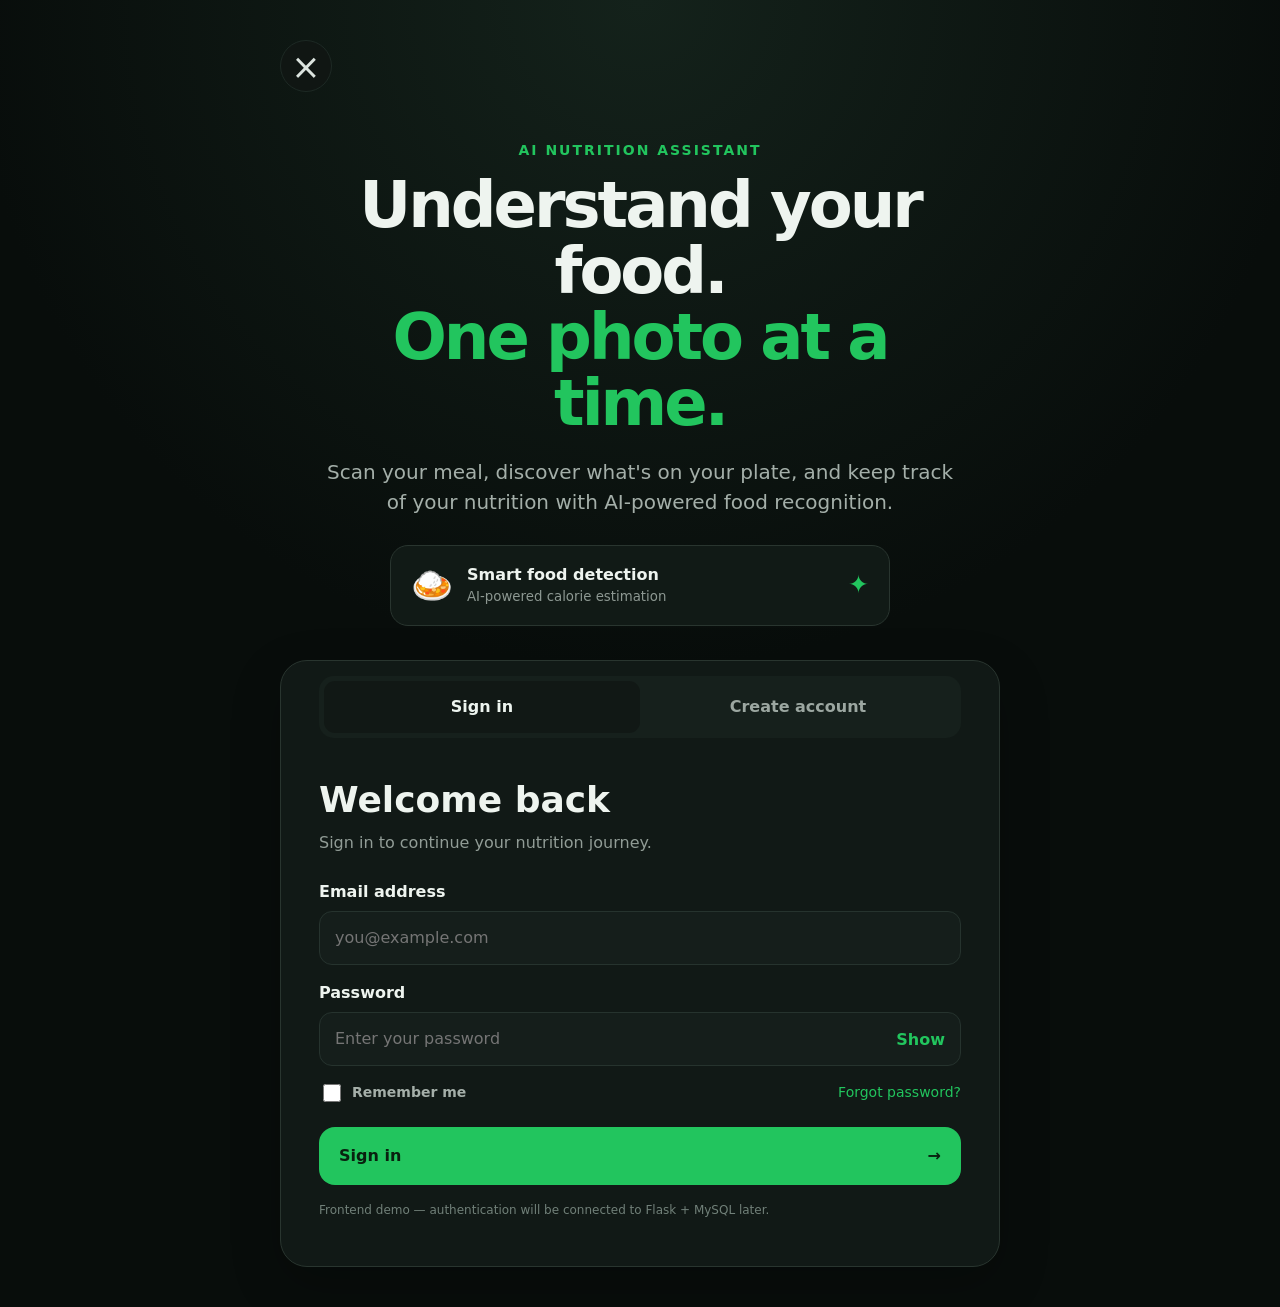
<file: index.html>
<!DOCTYPE html>
<html lang="en">
<head>
  <meta charset="UTF-8">
  <meta name="viewport" content="width=device-width, initial-scale=1.0">
  <title>NutriScan — Sign In</title>
  <link rel="stylesheet" href="assets/css/style.css">
</head>
<body class="auth-page">
  <main class="auth-shell">
    <a class="top-close" href="dashboard.html" aria-label="Close">×</a>

    <section class="auth-hero">
      <p class="eyebrow">AI NUTRITION ASSISTANT</p>
      <h1>Understand your food.<br><span>One photo at a time.</span></h1>
      <p class="hero-copy">Scan your meal, discover what's on your plate, and keep track of your nutrition with AI-powered food recognition.</p>
      <div class="feature-pill">
        <span class="feature-icon">🍛</span>
        <div><strong>Smart food detection</strong><small>AI-powered calorie estimation</small></div>
        <span class="spark">✦</span>
      </div>
    </section>

    <section class="auth-card">
      <div class="auth-tabs">
        <button class="active" data-auth="signin">Sign in</button>
        <a href="register.html">Create account</a>
      </div>
      <div class="auth-heading">
        <h2>Welcome back</h2>
        <p>Sign in to continue your nutrition journey.</p>
      </div>

      <form id="loginForm">
        <label>Email address</label>
        <input type="email" id="loginEmail" placeholder="you@example.com" required>
        <label>Password</label>
        <div class="password-wrap">
          <input type="password" id="loginPassword" placeholder="Enter your password" required>
          <button type="button" class="show-btn" data-toggle-password="loginPassword">Show</button>
        </div>
        <div class="form-row">
          <label class="check-label"><input type="checkbox"> <span>Remember me</span></label>
          <a href="#" onclick="alert('Password reset will be connected to Flask later.'); return false;">Forgot password?</a>
        </div>
        <button class="primary-btn" type="submit">Sign in <span>→</span></button>
      </form>
      <p class="demo-note">Frontend demo — authentication will be connected to Flask + MySQL later.</p>
    </section>
  </main>
  <script src="assets/js/app.js"></script>
</body>
</html>
</file>
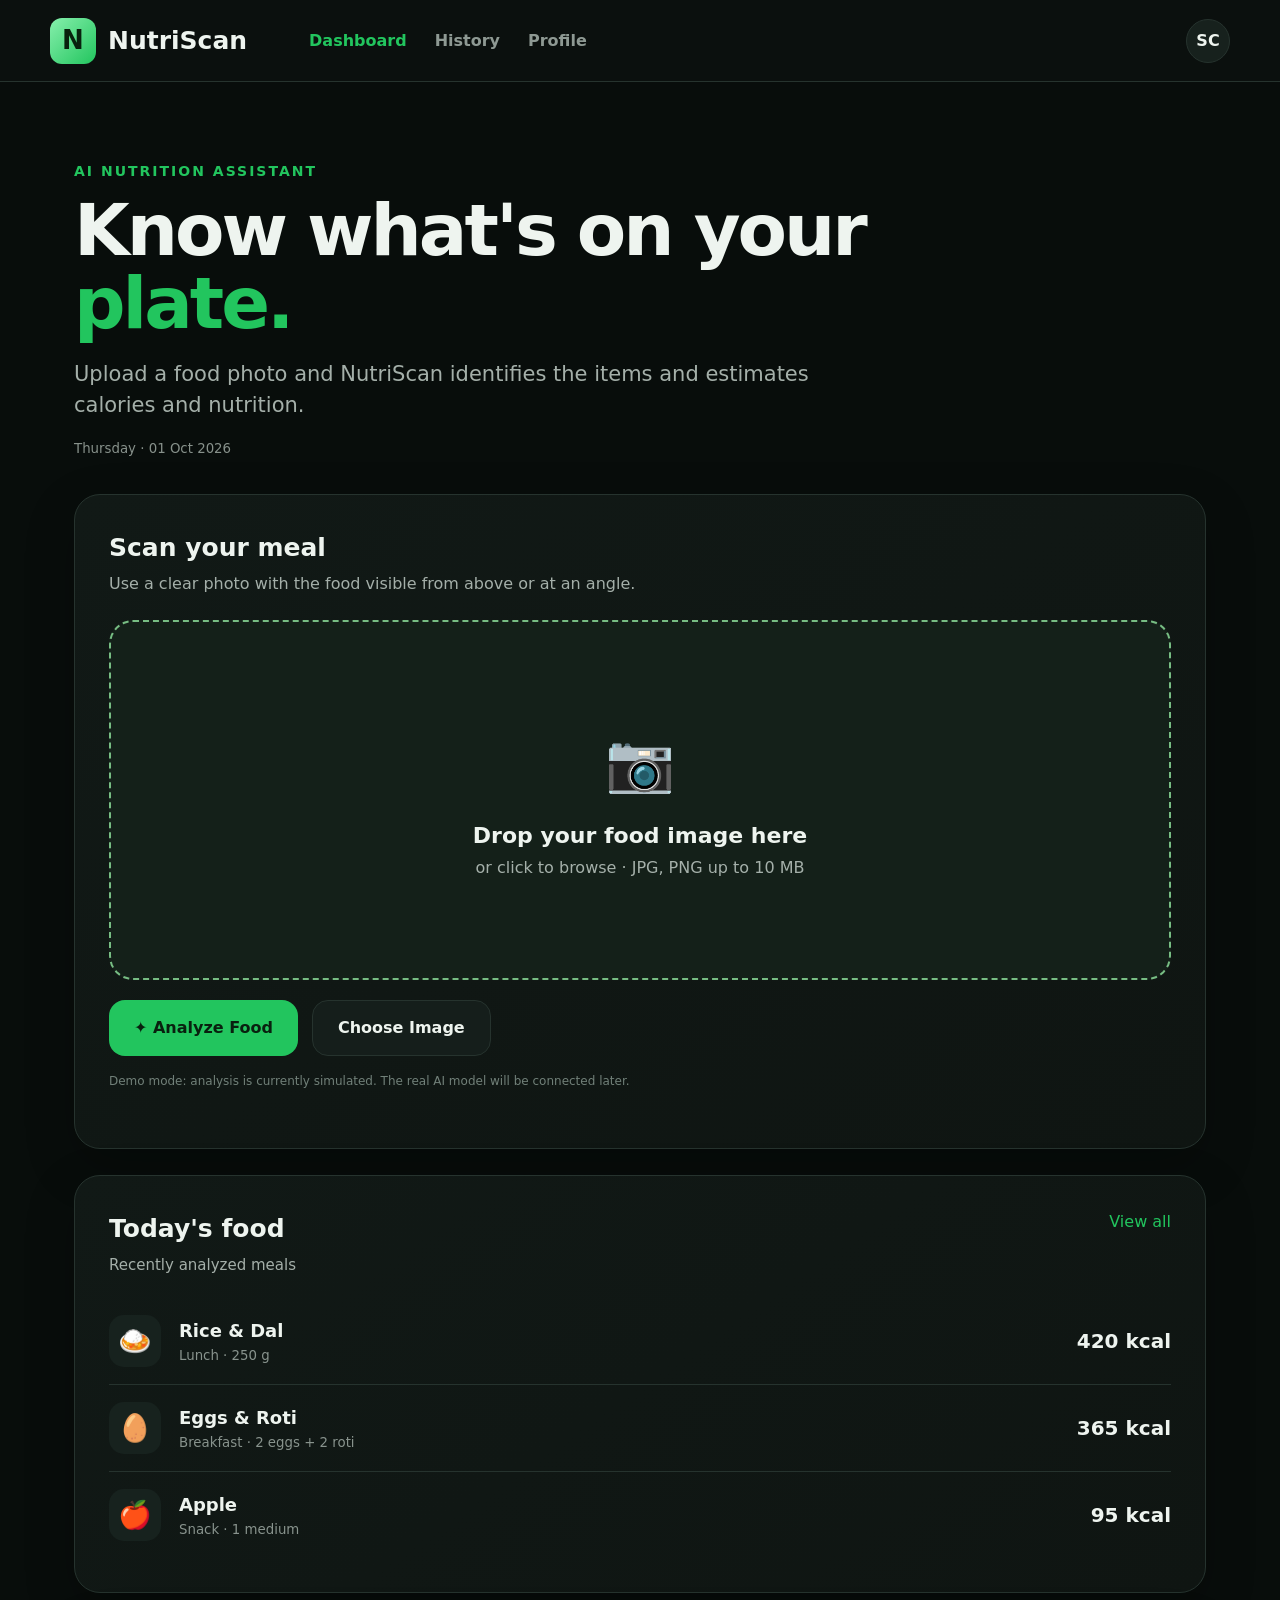
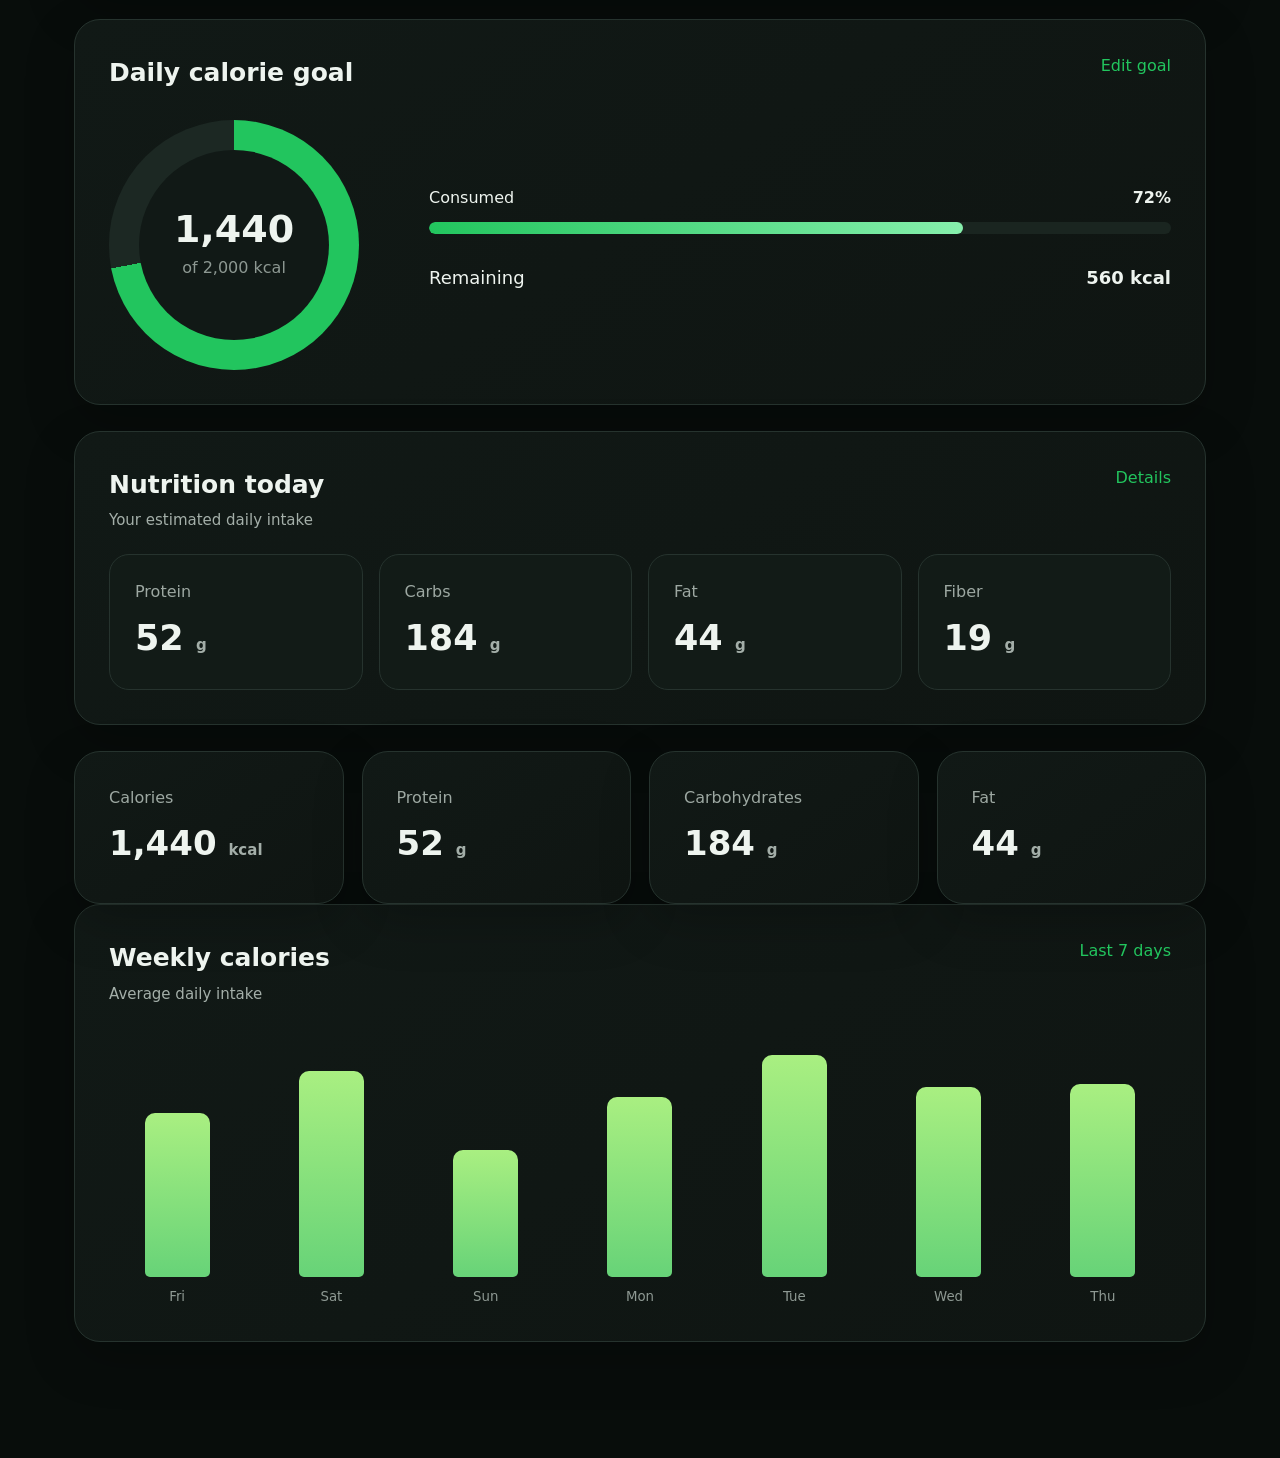
<file: dashboard.html>
<!DOCTYPE html>
<html lang="en">
<head>
  <meta charset="UTF-8">
  <meta name="viewport" content="width=device-width, initial-scale=1.0">
  <title>NutriScan — Dashboard</title>
  <link rel="stylesheet" href="assets/css/style.css">
</head>
<body>
  <header class="site-header">
    <a class="brand" href="dashboard.html"><span class="brand-mark">N</span><strong>NutriScan</strong></a>
    <nav>
      <a class="active" href="dashboard.html">Dashboard</a>
      <a href="history.html">History</a>
      <a href="profile.html">Profile</a>
    </nav>
    <div class="avatar">SC</div>
  </header>

  <main class="container">
    <section class="dashboard-intro">
      <p class="eyebrow">AI NUTRITION ASSISTANT</p>
      <h1>Know what's on your<br><span>plate.</span></h1>
      <p>Upload a food photo and NutriScan identifies the items and estimates calories and nutrition.</p>
      <small>Thursday · 01 Oct 2026</small>
    </section>

    <section class="scan-card card">
      <h2>Scan your meal</h2>
      <p>Use a clear photo with the food visible from above or at an angle.</p>
      <label class="drop-zone" id="dropZone">
        <input type="file" id="foodImage" accept="image/png,image/jpeg" hidden>
        <div id="uploadContent">
          <div class="camera-icon">📷</div>
          <strong>Drop your food image here</strong>
          <span>or click to browse · JPG, PNG up to 10 MB</span>
        </div>
        <img id="previewImage" class="preview-image hidden" alt="Selected food preview">
      </label>
      <div class="scan-actions">
        <button class="primary-btn" id="analyzeBtn">✦ Analyze Food</button>
        <label class="secondary-btn" for="foodImage">Choose Image</label>
      </div>
      <p class="demo-note">Demo mode: analysis is currently simulated. The real AI model will be connected later.</p>
    </section>

    <section class="card">
      <div class="section-head"><div><h2>Today's food</h2><p>Recently analyzed meals</p></div><a href="history.html">View all</a></div>
      <div class="food-list">
        <div class="food-row"><span class="food-emoji">🍛</span><div><strong>Rice &amp; Dal</strong><small>Lunch · 250 g</small></div><b>420 kcal</b></div>
        <div class="food-row"><span class="food-emoji">🥚</span><div><strong>Eggs &amp; Roti</strong><small>Breakfast · 2 eggs + 2 roti</small></div><b>365 kcal</b></div>
        <div class="food-row"><span class="food-emoji">🍎</span><div><strong>Apple</strong><small>Snack · 1 medium</small></div><b>95 kcal</b></div>
      </div>
    </section>

    <section class="card goal-card">
      <div class="section-head"><h2>Daily calorie goal</h2><a href="profile.html">Edit goal</a></div>
      <div class="goal-layout">
        <div class="donut"><div><strong>1,440</strong><span>of 2,000 kcal</span></div></div>
        <div class="goal-stats"><div><span>Consumed</span><b>72%</b></div><div class="progress"><span style="width:72%"></span></div><div class="remaining"><span>Remaining</span><b>560 kcal</b></div></div>
      </div>
    </section>

    <section class="card">
      <div class="section-head"><div><h2>Nutrition today</h2><p>Your estimated daily intake</p></div><a href="history.html">Details</a></div>
      <div class="nutrition-grid">
        <div><span>Protein</span><strong>52 <small>g</small></strong></div>
        <div><span>Carbs</span><strong>184 <small>g</small></strong></div>
        <div><span>Fat</span><strong>44 <small>g</small></strong></div>
        <div><span>Fiber</span><strong>19 <small>g</small></strong></div>
      </div>
    </section>

    <section class="stats-grid">
      <div class="stat card"><span>Calories</span><strong>1,440 <small>kcal</small></strong></div>
      <div class="stat card"><span>Protein</span><strong>52 <small>g</small></strong></div>
      <div class="stat card"><span>Carbohydrates</span><strong>184 <small>g</small></strong></div>
      <div class="stat card"><span>Fat</span><strong>44 <small>g</small></strong></div>
    </section>

    <section class="card weekly-card">
      <div class="section-head"><div><h2>Weekly calories</h2><p>Average daily intake</p></div><span>Last 7 days</span></div>
      <div class="bar-chart">
        <div class="bar-item"><i style="height:62%"></i><small>Fri</small></div>
        <div class="bar-item"><i style="height:78%"></i><small>Sat</small></div>
        <div class="bar-item"><i style="height:48%"></i><small>Sun</small></div>
        <div class="bar-item"><i style="height:68%"></i><small>Mon</small></div>
        <div class="bar-item"><i style="height:84%"></i><small>Tue</small></div>
        <div class="bar-item"><i style="height:72%"></i><small>Wed</small></div>
        <div class="bar-item"><i style="height:73%"></i><small>Thu</small></div>
      </div>
    </section>
  </main>
  <div class="toast" id="toast"></div>
  <script src="assets/js/app.js"></script>
</body>
</html>
</file>
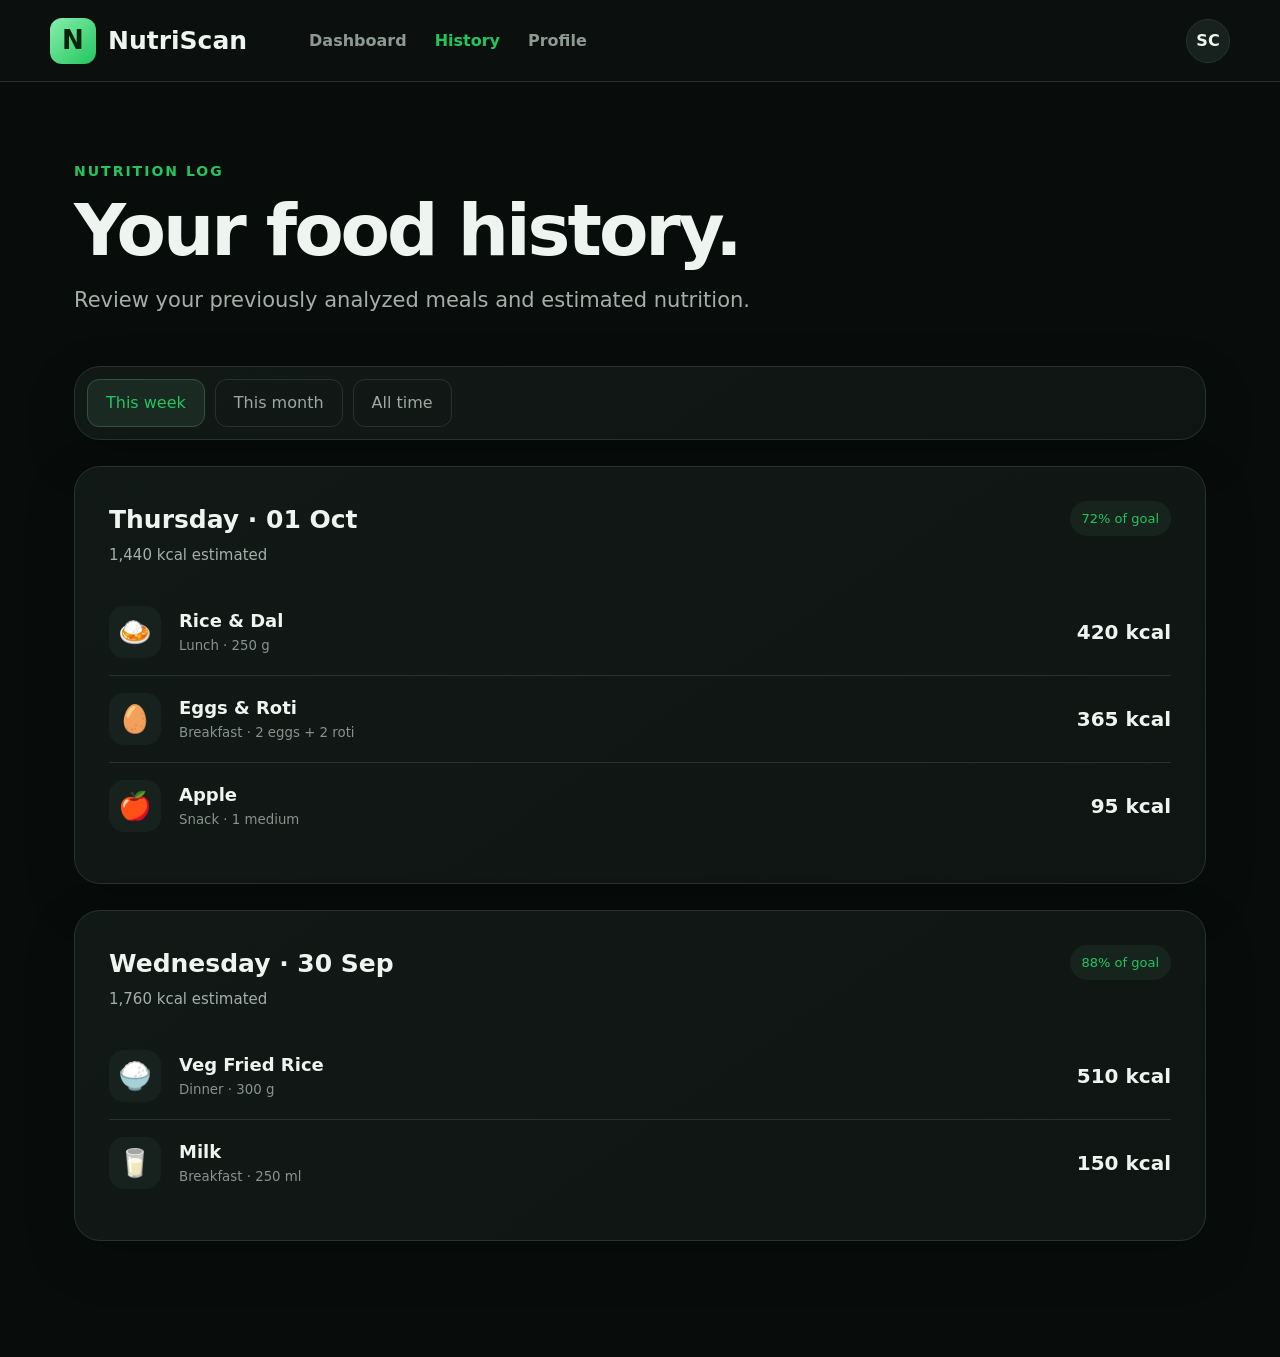
<file: history.html>
<!DOCTYPE html>
<html lang="en">
<head>
  <meta charset="UTF-8"><meta name="viewport" content="width=device-width, initial-scale=1.0">
  <title>NutriScan — History</title><link rel="stylesheet" href="assets/css/style.css">
</head>
<body>
<header class="site-header"><a class="brand" href="dashboard.html"><span class="brand-mark">N</span><strong>NutriScan</strong></a><nav><a href="dashboard.html">Dashboard</a><a class="active" href="history.html">History</a><a href="profile.html">Profile</a></nav><div class="avatar">SC</div></header>
<main class="container">
  <section class="page-title"><p class="eyebrow">NUTRITION LOG</p><h1>Your food history.</h1><p>Review your previously analyzed meals and estimated nutrition.</p></section>
  <section class="card filters"><button class="filter active">This week</button><button class="filter">This month</button><button class="filter">All time</button></section>
  <section class="card">
    <div class="section-head"><div><h2>Thursday · 01 Oct</h2><p>1,440 kcal estimated</p></div><span class="goal-badge">72% of goal</span></div>
    <div class="food-list">
      <div class="food-row"><span class="food-emoji">🍛</span><div><strong>Rice &amp; Dal</strong><small>Lunch · 250 g</small></div><b>420 kcal</b></div>
      <div class="food-row"><span class="food-emoji">🥚</span><div><strong>Eggs &amp; Roti</strong><small>Breakfast · 2 eggs + 2 roti</small></div><b>365 kcal</b></div>
      <div class="food-row"><span class="food-emoji">🍎</span><div><strong>Apple</strong><small>Snack · 1 medium</small></div><b>95 kcal</b></div>
    </div>
  </section>
  <section class="card"><div class="section-head"><div><h2>Wednesday · 30 Sep</h2><p>1,760 kcal estimated</p></div><span class="goal-badge">88% of goal</span></div>
    <div class="food-list"><div class="food-row"><span class="food-emoji">🍚</span><div><strong>Veg Fried Rice</strong><small>Dinner · 300 g</small></div><b>510 kcal</b></div><div class="food-row"><span class="food-emoji">🥛</span><div><strong>Milk</strong><small>Breakfast · 250 ml</small></div><b>150 kcal</b></div></div>
  </section>
</main>
<script src="assets/js/app.js"></script>
</body>
</html>
</file>
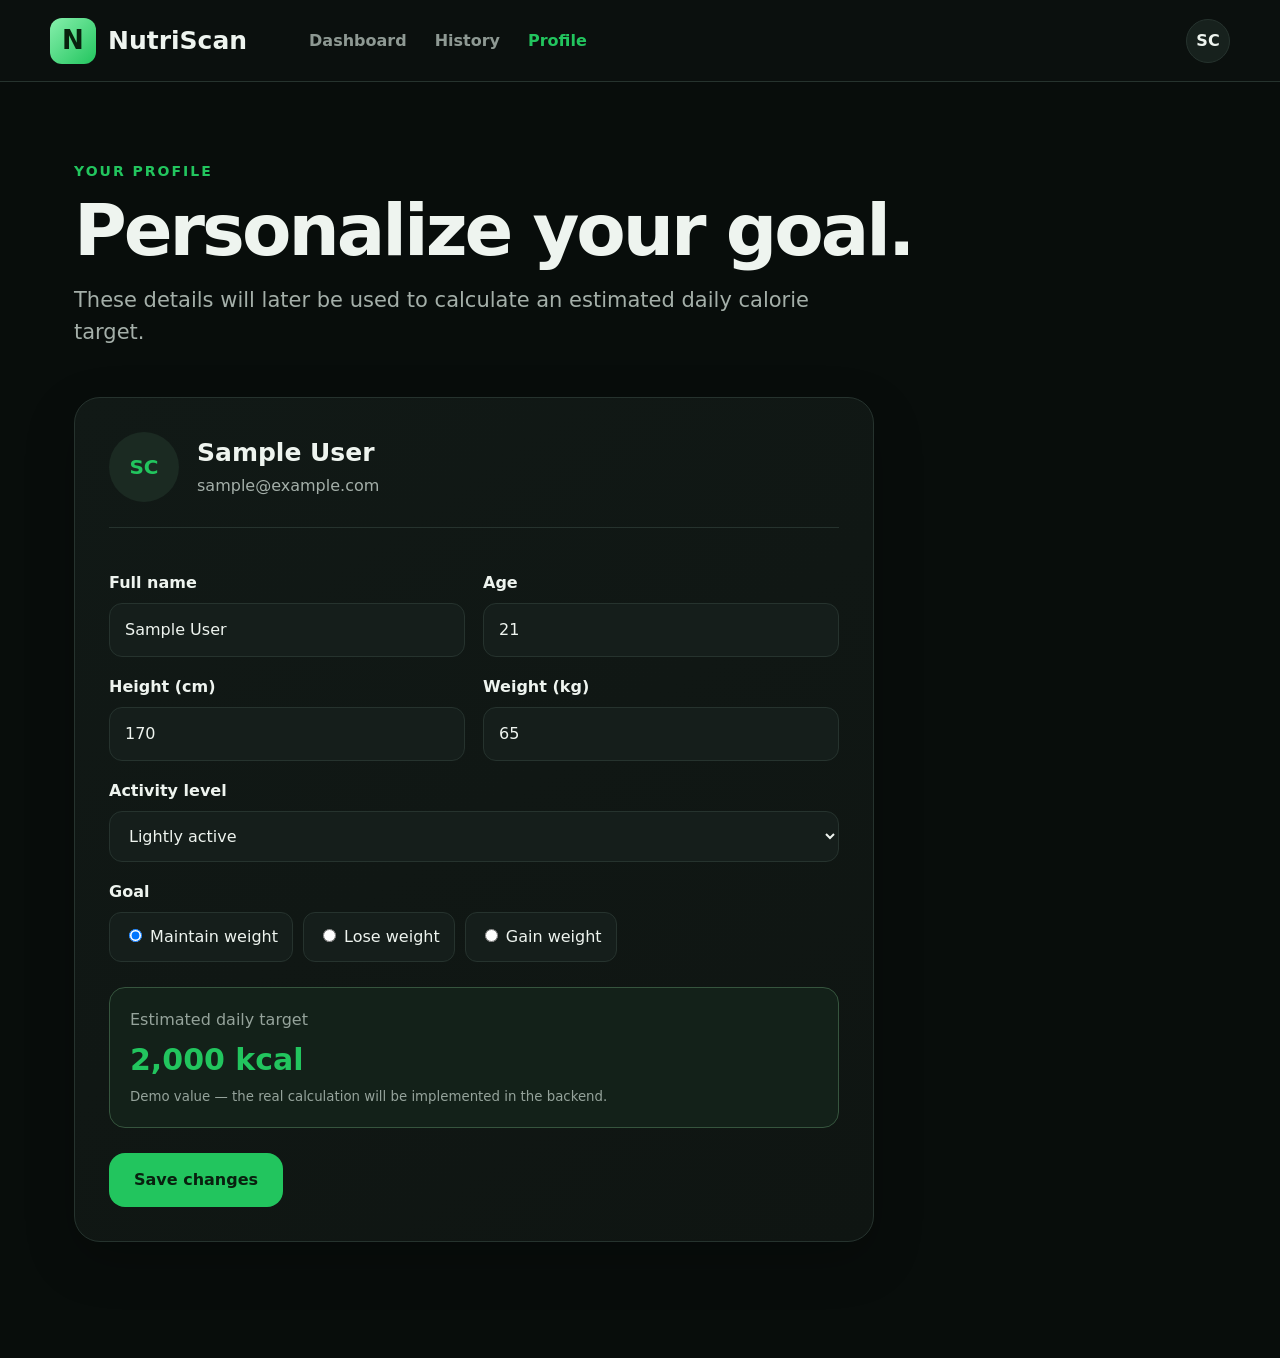
<file: profile.html>
<!DOCTYPE html>
<html lang="en">
<head>
  <meta charset="UTF-8"><meta name="viewport" content="width=device-width, initial-scale=1.0">
  <title>NutriScan — Profile</title><link rel="stylesheet" href="assets/css/style.css">
</head>
<body>
<header class="site-header"><a class="brand" href="dashboard.html"><span class="brand-mark">N</span><strong>NutriScan</strong></a><nav><a href="dashboard.html">Dashboard</a><a href="history.html">History</a><a class="active" href="profile.html">Profile</a></nav><div class="avatar">SC</div></header>
<main class="container">
  <section class="page-title"><p class="eyebrow">YOUR PROFILE</p><h1>Personalize your goal.</h1><p>These details will later be used to calculate an estimated daily calorie target.</p></section>
  <section class="card form-card">
    <div class="profile-header"><div class="large-avatar">SC</div><div><h2>Sample User</h2><p>sample@example.com</p></div></div>
    <form id="profileForm" class="profile-form">
      <div class="two-col"><div><label>Full name</label><input value="Sample User"></div><div><label>Age</label><input type="number" value="21"></div></div>
      <div class="two-col"><div><label>Height (cm)</label><input type="number" value="170"></div><div><label>Weight (kg)</label><input type="number" value="65"></div></div>
      <label>Activity level</label><select><option>Lightly active</option><option>Moderately active</option><option>Very active</option></select>
      <label>Goal</label><div class="goal-options"><label><input type="radio" name="goal" checked> Maintain weight</label><label><input type="radio" name="goal"> Lose weight</label><label><input type="radio" name="goal"> Gain weight</label></div>
      <div class="target-box"><span>Estimated daily target</span><strong>2,000 kcal</strong><small>Demo value — the real calculation will be implemented in the backend.</small></div>
      <button class="primary-btn" type="submit">Save changes</button>
    </form>
  </section>
</main>
<script src="assets/js/app.js"></script>
</body>
</html>
</file>
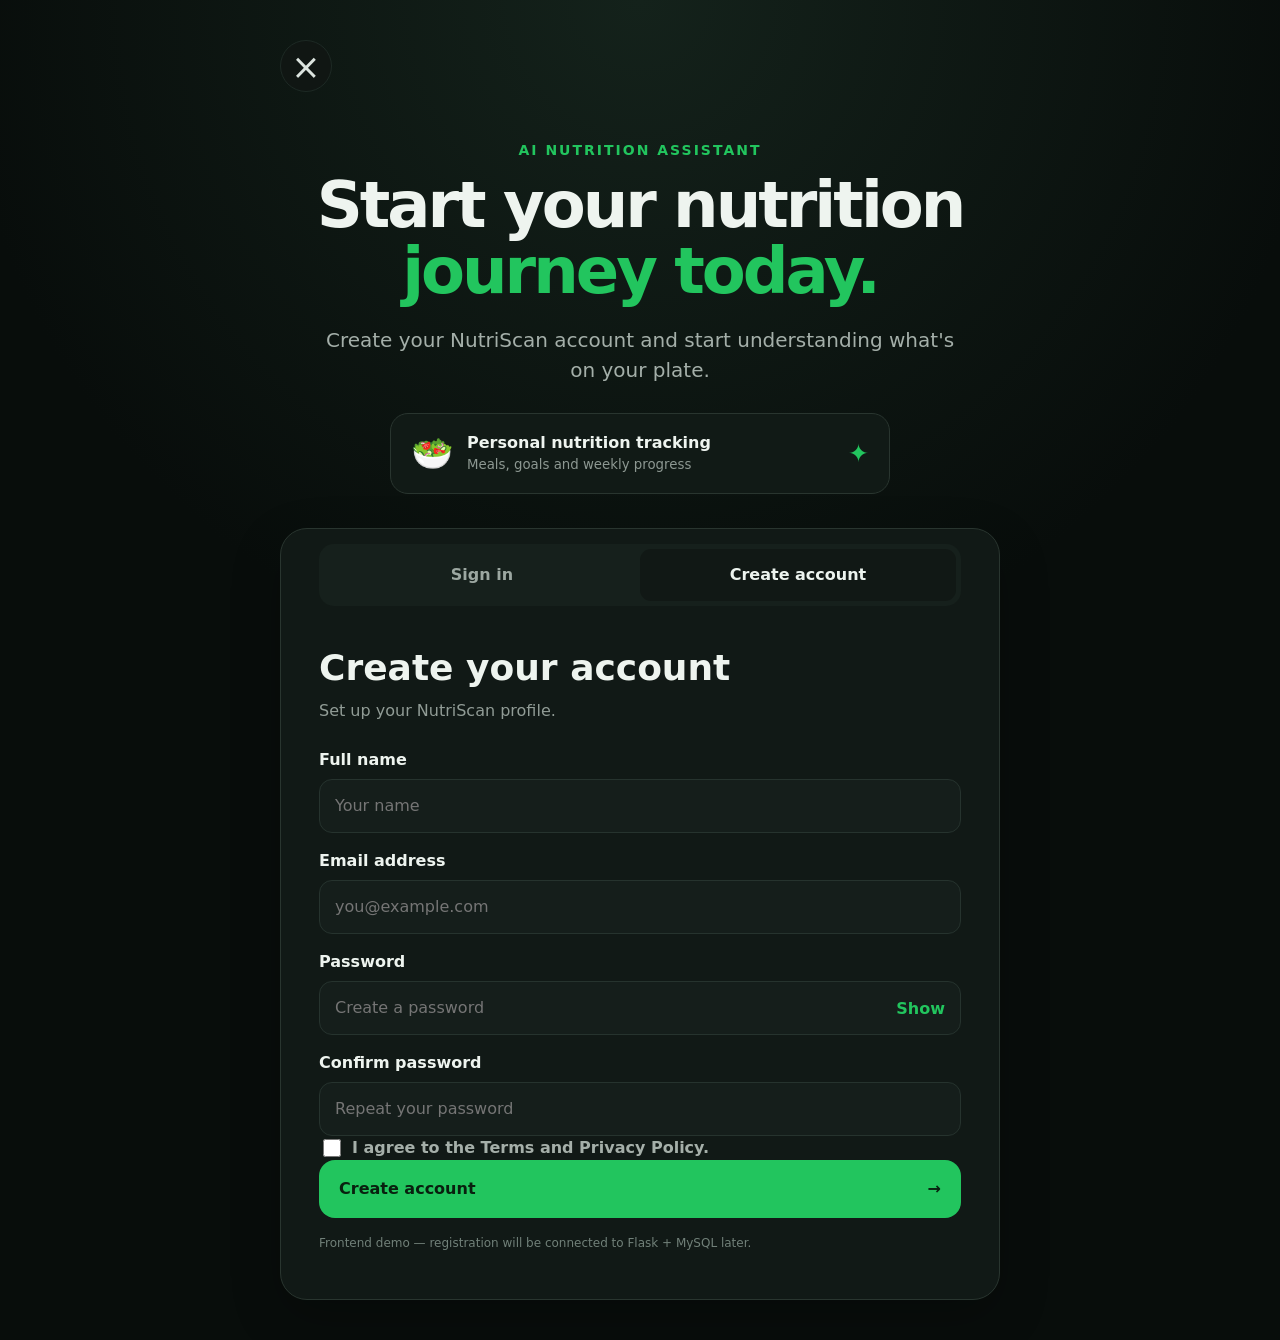
<file: register.html>
<!DOCTYPE html>
<html lang="en">
<head>
  <meta charset="UTF-8">
  <meta name="viewport" content="width=device-width, initial-scale=1.0">
  <title>NutriScan — Create Account</title>
  <link rel="stylesheet" href="assets/css/style.css">
</head>
<body class="auth-page">
  <main class="auth-shell">
    <a class="top-close" href="dashboard.html" aria-label="Close">×</a>
    <section class="auth-hero compact">
      <p class="eyebrow">AI NUTRITION ASSISTANT</p>
      <h1>Start your nutrition<br><span>journey today.</span></h1>
      <p class="hero-copy">Create your NutriScan account and start understanding what's on your plate.</p>
      <div class="feature-pill">
        <span class="feature-icon">🥗</span>
        <div><strong>Personal nutrition tracking</strong><small>Meals, goals and weekly progress</small></div>
        <span class="spark">✦</span>
      </div>
    </section>

    <section class="auth-card">
      <div class="auth-tabs">
        <a href="index.html">Sign in</a>
        <button class="active">Create account</button>
      </div>
      <div class="auth-heading">
        <h2>Create your account</h2>
        <p>Set up your NutriScan profile.</p>
      </div>
      <form id="registerForm">
        <label>Full name</label>
        <input type="text" placeholder="Your name" required>
        <label>Email address</label>
        <input type="email" placeholder="you@example.com" required>
        <label>Password</label>
        <div class="password-wrap">
          <input type="password" id="registerPassword" placeholder="Create a password" required>
          <button type="button" class="show-btn" data-toggle-password="registerPassword">Show</button>
        </div>
        <label>Confirm password</label>
        <input type="password" placeholder="Repeat your password" required>
        <label class="check-label terms"><input type="checkbox" required> <span>I agree to the Terms and Privacy Policy.</span></label>
        <button class="primary-btn" type="submit">Create account <span>→</span></button>
      </form>
      <p class="demo-note">Frontend demo — registration will be connected to Flask + MySQL later.</p>
    </section>
  </main>
  <script src="assets/js/app.js"></script>
</body>
</html>
</file>
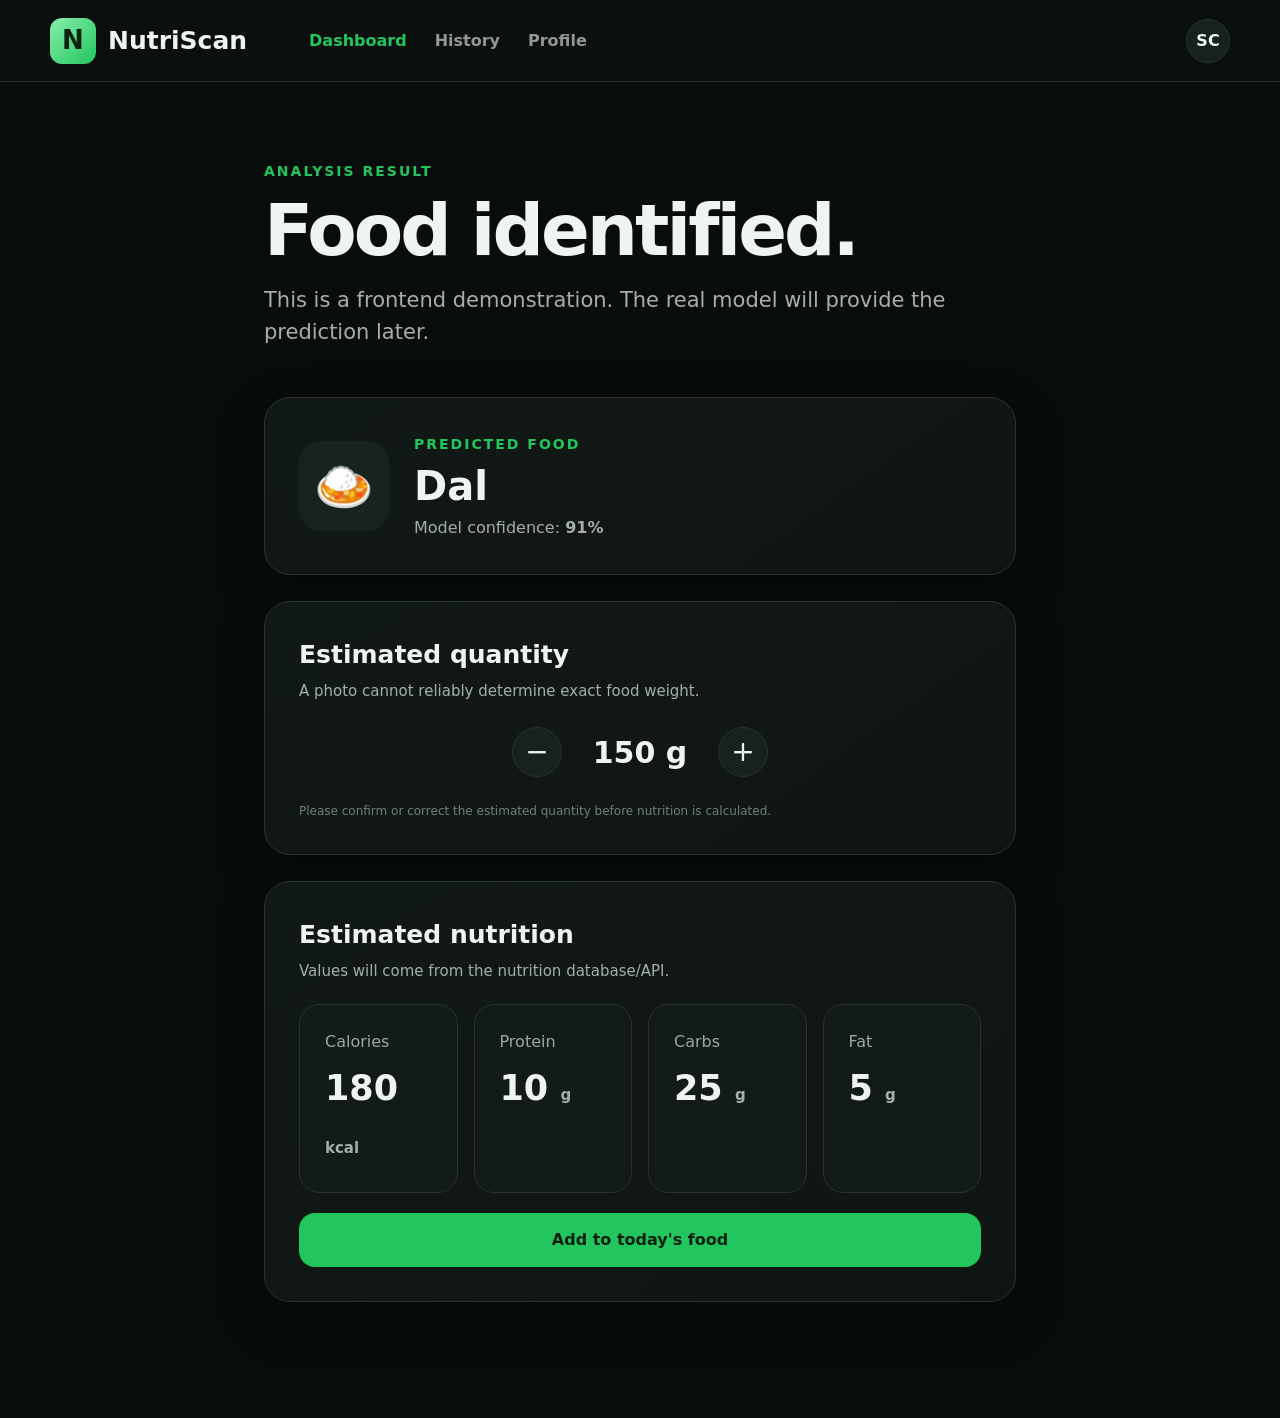
<file: scan-result.html>
<!DOCTYPE html>
<html lang="en">
<head>
  <meta charset="UTF-8"><meta name="viewport" content="width=device-width, initial-scale=1.0">
  <title>NutriScan — Scan Result</title><link rel="stylesheet" href="assets/css/style.css">
</head>
<body>
<header class="site-header"><a class="brand" href="dashboard.html"><span class="brand-mark">N</span><strong>NutriScan</strong></a><nav><a class="active" href="dashboard.html">Dashboard</a><a href="history.html">History</a><a href="profile.html">Profile</a></nav><div class="avatar">SC</div></header>
<main class="container narrow">
  <section class="page-title"><p class="eyebrow">ANALYSIS RESULT</p><h1>Food identified.</h1><p>This is a frontend demonstration. The real model will provide the prediction later.</p></section>
  <section class="card result-card">
    <div class="result-icon">🍛</div><div><span class="eyebrow">PREDICTED FOOD</span><h2>Dal</h2><p class="confidence">Model confidence: <strong>91%</strong></p></div>
  </section>
  <section class="card">
    <div class="section-head"><div><h2>Estimated quantity</h2><p>A photo cannot reliably determine exact food weight.</p></div></div>
    <div class="quantity-control"><button onclick="changeQty(-25)">−</button><strong id="qty">150 g</strong><button onclick="changeQty(25)">+</button></div>
    <p class="demo-note">Please confirm or correct the estimated quantity before nutrition is calculated.</p>
  </section>
  <section class="card">
    <div class="section-head"><div><h2>Estimated nutrition</h2><p>Values will come from the nutrition database/API.</p></div></div>
    <div class="nutrition-grid"><div><span>Calories</span><strong>180 <small>kcal</small></strong></div><div><span>Protein</span><strong>10 <small>g</small></strong></div><div><span>Carbs</span><strong>25 <small>g</small></strong></div><div><span>Fat</span><strong>5 <small>g</small></strong></div></div>
    <button class="primary-btn full" onclick="alert('Demo: meal saved. Flask + MySQL will handle this later.')">Add to today's food</button>
  </section>
</main>
<script src="assets/js/app.js"></script>
</body>
</html>
</file>
<file: assets/css/style.css>
:root{
  --bg:#080d0b;--surface:#111916;--surface2:#17211d;--border:#26332e;
  --text:#eef4ef;--muted:#a4afa9;--green:#22c55e;--green2:#86efac;
  --shadow:0 18px 50px rgba(0,0,0,.22);
}
*{box-sizing:border-box}html{scroll-behavior:smooth}body{margin:0;background:var(--bg);color:var(--text);font-family:Inter,ui-sans-serif,system-ui,-apple-system,BlinkMacSystemFont,"Segoe UI",sans-serif;line-height:1.5}
a{color:inherit;text-decoration:none}button,input,select{font:inherit}button{cursor:pointer}
.site-header{height:82px;border-bottom:1px solid var(--border);display:flex;align-items:center;padding:0 max(24px,calc((100% - 1180px)/2));gap:32px;background:#0b100e;position:sticky;top:0;z-index:10}
.brand{display:flex;align-items:center;gap:12px;font-size:25px}.brand-mark{width:46px;height:46px;border-radius:12px;background:linear-gradient(135deg,var(--green2),var(--green));display:grid;place-items:center;color:#09210e;font-weight:900;font-size:26px}.site-header nav{display:flex;gap:28px;margin-left:30px}.site-header nav a{color:#8e9993;font-weight:650}.site-header nav a.active,.site-header nav a:hover{color:var(--green)}.avatar{margin-left:auto;width:44px;height:44px;border-radius:50%;display:grid;place-items:center;background:#17211d;border:1px solid var(--border);font-weight:750}
.container{max-width:1180px;margin:auto;padding:54px 24px 90px}.narrow{max-width:800px}.dashboard-intro{padding:25px 0 34px}.eyebrow{color:var(--green);font-size:14px;font-weight:800;letter-spacing:2px;margin:0 0 12px}.dashboard-intro h1,.page-title h1{font-size:clamp(42px,6vw,72px);line-height:1.02;letter-spacing:-3px;margin:0 0 18px}.dashboard-intro h1 span,.page-title h1 span{color:var(--green)}.dashboard-intro>p:not(.eyebrow),.page-title>p:not(.eyebrow){font-size:21px;color:var(--muted);max-width:760px;margin:0 0 14px}.dashboard-intro small{color:#87918b}.card{background:linear-gradient(145deg,#111916,#0f1512);border:1px solid var(--border);border-radius:26px;padding:34px;margin-bottom:26px;box-shadow:var(--shadow)}.card h2{margin:0 0 6px;font-size:25px}.card p{color:var(--muted);margin:0}.scan-card>p{margin-bottom:24px}.drop-zone{min-height:360px;border:2px dashed #77bd83;border-radius:24px;background:#142019;display:grid;place-items:center;text-align:center;overflow:hidden;cursor:pointer}.drop-zone.dragging{background:#1a2a21}.camera-icon{font-size:56px;margin-bottom:14px}.drop-zone strong{display:block;font-size:22px}.drop-zone span{display:block;color:#a5b0aa;margin-top:4px}.preview-image{width:100%;height:360px;object-fit:cover}.hidden{display:none!important}.scan-actions{display:flex;gap:14px;margin-top:20px}.primary-btn,.secondary-btn{border:0;border-radius:16px;padding:15px 25px;font-weight:800;display:inline-flex;align-items:center;justify-content:center;gap:14px}.primary-btn{background:var(--green);color:#09200f}.primary-btn:hover{background:#7ce88e}.secondary-btn{background:#151e1b;border:1px solid var(--border);color:var(--text)}.primary-btn:disabled{opacity:.65;cursor:wait}.demo-note{font-size:12px!important;margin-top:16px!important;color:#718079!important}.section-head{display:flex;align-items:flex-start;justify-content:space-between;gap:20px;margin-bottom:22px}.section-head>a,.section-head>span{color:var(--green)}.section-head p{font-size:15px}.food-list{display:flex;flex-direction:column}.food-row{display:flex;align-items:center;gap:18px;padding:17px 0;border-bottom:1px solid var(--border)}.food-row:last-child{border-bottom:0}.food-emoji{width:52px;height:52px;border-radius:15px;background:#17221e;display:grid;place-items:center;font-size:27px}.food-row>div{flex:1}.food-row strong{display:block;font-size:18px}.food-row small{display:block;color:#88938d;margin-top:2px}.food-row>b{font-size:20px}.goal-layout{display:flex;align-items:center;gap:70px}.donut{width:250px;height:250px;border-radius:50%;background:conic-gradient(var(--green) 0 72%,#1c2823 72% 100%);display:grid;place-items:center;flex:none}.donut:before{content:"";position:absolute}.donut>div{width:190px;height:190px;border-radius:50%;background:#111916;display:grid;place-content:center;text-align:center}.donut strong{font-size:38px;line-height:1}.donut span{color:#8d9892;margin-top:8px}.goal-stats{flex:1}.goal-stats>div{display:flex;justify-content:space-between;margin-bottom:12px}.progress{height:12px;background:#1a2520;border-radius:20px;overflow:hidden;margin-bottom:30px!important}.progress span{display:block;height:100%;background:linear-gradient(90deg,var(--green),var(--green2));border-radius:20px}.remaining{font-size:18px}.nutrition-grid{display:grid;grid-template-columns:repeat(4,1fr);gap:16px}.nutrition-grid>div{padding:25px;border:1px solid var(--border);border-radius:20px;background:#121b17}.nutrition-grid span,.stat span{display:block;color:#9da8a2;margin-bottom:8px}.nutrition-grid strong{font-size:35px}.nutrition-grid small,.stat small{font-size:15px;color:#a3aea8}.stats-grid{display:grid;grid-template-columns:repeat(4,1fr);gap:18px}.stats-grid .card{margin:0}.stat strong{font-size:34px}.weekly-card .section-head>span{color:var(--green)}.bar-chart{height:280px;display:flex;align-items:end;justify-content:space-around;gap:18px;padding:15px 0 0}.bar-item{height:100%;flex:1;display:flex;flex-direction:column;align-items:center;justify-content:end;gap:10px}.bar-item i{display:block;width:min(65px,70%);background:linear-gradient(180deg,#a9ef81,#67d378);border-radius:10px 10px 5px 5px}.bar-item small{color:#8e9993}.page-title{padding:25px 0 35px}.filters{display:flex;gap:10px;padding:12px}.filter{background:transparent;border:1px solid var(--border);color:#9da8a2;padding:11px 18px;border-radius:12px}.filter.active{background:#1a2921;color:var(--green);border-color:#35503f}.goal-badge{padding:8px 12px;border-radius:20px;background:#16241d;color:var(--green);font-size:13px}.form-card{max-width:800px}.profile-header{display:flex;gap:18px;align-items:center;padding-bottom:25px;margin-bottom:25px;border-bottom:1px solid var(--border)}.large-avatar{width:70px;height:70px;border-radius:50%;background:#1b2a22;display:grid;place-items:center;color:var(--green);font-weight:900;font-size:20px}.profile-header h2{margin:0}.profile-header p{margin:3px 0}.profile-form label{display:block;font-weight:700;margin:18px 0 8px}.profile-form input,.profile-form select,.auth-card input{width:100%;background:#151e1b;border:1px solid var(--border);border-radius:13px;padding:14px 15px;color:var(--text);outline:none}.profile-form input:focus,.profile-form select:focus,.auth-card input:focus{border-color:#5eaa6c}.two-col{display:grid;grid-template-columns:1fr 1fr;gap:18px}.goal-options{display:flex;flex-wrap:wrap;gap:10px}.goal-options label{font-weight:500!important;margin:0!important;padding:12px 14px;background:#151e1b;border:1px solid var(--border);border-radius:12px}.goal-options input{width:auto}.target-box{margin:25px 0;padding:20px;border:1px solid #36553e;background:#132119;border-radius:16px}.target-box span,.target-box small{display:block;color:#95a39b}.target-box strong{display:block;font-size:30px;color:var(--green);margin:5px 0}.full{width:100%;margin-top:20px}.result-card{display:flex;align-items:center;gap:25px}.result-icon{width:90px;height:90px;border-radius:22px;background:#17241e;display:grid;place-items:center;font-size:48px}.result-card h2{font-size:40px;margin:0}.confidence{color:#91a099}.quantity-control{display:flex;align-items:center;justify-content:center;gap:28px;margin:25px 0}.quantity-control button{width:50px;height:50px;border-radius:50%;border:1px solid var(--border);background:#17211d;color:var(--text);font-size:28px}.quantity-control strong{font-size:30px;min-width:100px;text-align:center}.toast{position:fixed;bottom:25px;left:50%;transform:translate(-50%,20px);background:#eaf7eb;color:#0b2110;padding:13px 20px;border-radius:13px;font-weight:700;opacity:0;pointer-events:none;transition:.25s;z-index:30}.toast.show{opacity:1;transform:translate(-50%,0)}
.auth-page{min-height:100vh;background:radial-gradient(circle at 50% 0,#14221b 0,#080d0b 46%);padding:40px 20px}.auth-shell{max-width:720px;margin:auto}.top-close{width:52px;height:52px;border-radius:50%;display:grid;place-items:center;background:#101613;border:1px solid #1d2924;font-size:35px;color:#dce4df;margin-bottom:28px}.auth-hero{text-align:center;padding:20px 20px 34px}.auth-hero h1{font-size:clamp(42px,7vw,64px);line-height:1.03;letter-spacing:-3px;margin:0 0 20px}.auth-hero h1 span{color:var(--green)}.hero-copy{color:#a4afa9;font-size:20px;max-width:650px;margin:0 auto 28px}.feature-pill{max-width:500px;margin:auto;display:flex;align-items:center;text-align:left;gap:14px;padding:14px 20px;border:1px solid #29352f;background:#111a16;border-radius:18px}.feature-icon{font-size:34px}.feature-pill strong,.feature-pill small{display:block}.feature-pill small{color:#8d9892}.spark{margin-left:auto;color:var(--green);font-size:25px}.auth-card{background:#111916;border:1px solid #29352f;border-radius:27px;padding:10px 38px 35px;box-shadow:var(--shadow)}.auth-tabs{display:grid;grid-template-columns:1fr 1fr;background:#16201c;border-radius:15px;padding:5px;margin:5px 0 35px}.auth-tabs button,.auth-tabs a{border:0;background:transparent;color:#9ca7a1;text-align:center;padding:14px;border-radius:11px;font-weight:800}.auth-tabs .active{background:#111815;color:#edf4ef}.auth-heading h2{font-size:36px;margin:0}.auth-heading p{color:#919c96;margin:4px 0 25px}.auth-card form>label:not(.check-label){display:block;font-weight:700;margin:16px 0 7px}.password-wrap{position:relative}.password-wrap input{padding-right:70px}.show-btn{position:absolute;right:8px;top:8px;border:0;background:transparent;color:var(--green);font-weight:800;padding:8px}.form-row{display:flex;justify-content:space-between;align-items:center;margin:15px 0 22px;color:var(--green);font-size:14px}.check-label{display:flex!important;align-items:center;gap:8px!important;color:#a5afa9;font-weight:600!important;margin:0!important}.check-label input{width:18px!important;height:18px}.auth-card .primary-btn{width:100%;justify-content:space-between;padding:17px 20px;font-size:16px}
@media(max-width:800px){.site-header{height:70px;padding:0 16px;gap:12px}.brand{font-size:20px}.brand-mark{width:40px;height:40px}.site-header nav{gap:12px;margin-left:auto}.site-header nav a{font-size:13px}.avatar{display:none}.container{padding:35px 16px 60px}.dashboard-intro h1,.page-title h1{letter-spacing:-2px}.dashboard-intro>p:not(.eyebrow),.page-title>p:not(.eyebrow){font-size:18px}.card{padding:24px;border-radius:22px}.nutrition-grid,.stats-grid{grid-template-columns:1fr 1fr}.goal-layout{gap:25px;flex-direction:column}.donut{width:210px;height:210px}.donut>div{width:160px;height:160px}.bar-chart{height:220px;gap:6px}.two-col{grid-template-columns:1fr}.auth-page{padding:18px 12px}.auth-card{padding:8px 22px 28px}.auth-hero{padding:10px 4px 25px}.auth-hero h1{letter-spacing:-2px}.hero-copy{font-size:17px}.scan-actions{flex-direction:column}.primary-btn,.secondary-btn{width:100%}}
@media(max-width:500px){.site-header nav{gap:8px}.site-header nav a{font-size:11px}.nutrition-grid{grid-template-columns:1fr 1fr}.nutrition-grid strong{font-size:28px}.food-row>b{font-size:16px}.drop-zone{min-height:300px}.preview-image{height:300px}.result-card{align-items:flex-start}.result-icon{width:70px;height:70px;font-size:35px}.result-card h2{font-size:32px}.auth-tabs{margin-bottom:25px}}
</file>
